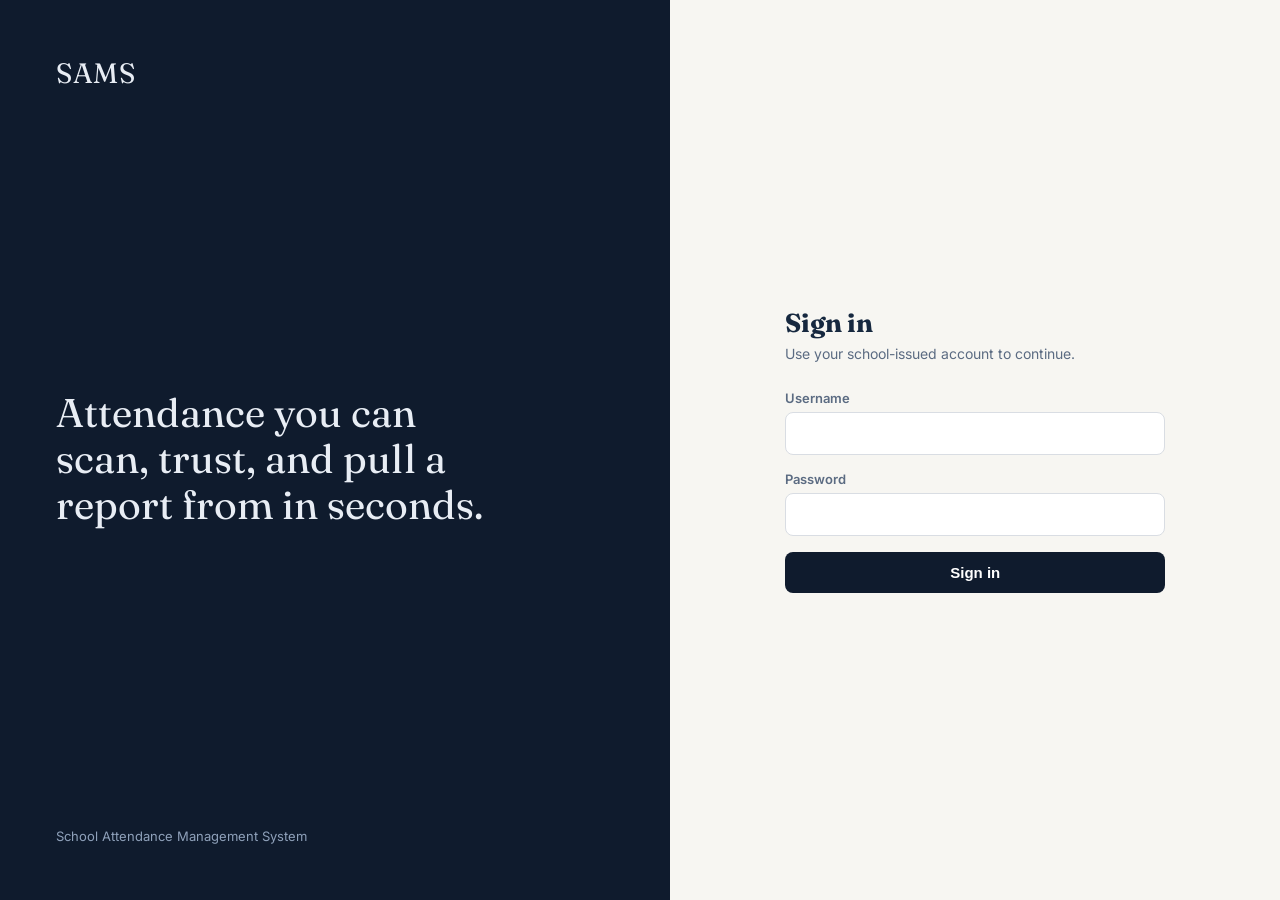
<file: index.html>
<!DOCTYPE html>
<html lang="en">
<head>
<meta charset="UTF-8" />
<meta name="viewport" content="width=device-width, initial-scale=1.0" />
<title>SAMS — Sign in</title>
<link rel="stylesheet" href="css/style.css" />
<link rel="preconnect" href="https://fonts.googleapis.com">
<link href="https://fonts.googleapis.com/css2?family=Fraunces:wght@500;600&family=Inter:wght@400;500;600&display=swap" rel="stylesheet">
</head>
<body>
  <div class="login-screen">
    <aside class="login-aside">
      <div class="mark">SAMS</div>
      <div class="tagline">Attendance you can scan, trust, and pull a report from in seconds.</div>
      <div class="foot-note">School Attendance Management System</div>
    </aside>
    <main class="login-main">
      <div class="login-card">
        <h1>Sign in</h1>
        <p class="sub">Use your school-issued account to continue.</p>

        <div id="errorBanner" class="error-banner"></div>

        <form id="loginForm">
          <div class="field">
            <label for="username">Username</label>
            <input id="username" name="username" autocomplete="username" required />
          </div>
          <div class="field">
            <label for="password">Password</label>
            <input id="password" name="password" type="password" autocomplete="current-password" required />
          </div>
          <button class="btn-primary" type="submit" id="loginBtn">Sign in</button>
        </form>
      </div>
    </main>
  </div>

  <script src="js/api.js"></script>
  <script src="js/login.js"></script>
</body>
</html>
</file>
<file: css/style.css>
/* SAMS — shared stylesheet
   Palette: deep chalkboard navy + warm attendance-chip amber.
   A school system lives or dies on being scannable at a glance, so the
   whole visual language leans on clear state colors (present/late/absent)
   rather than decoration. */

:root {
  --navy-950: #0f1b2d;
  --navy-800: #16283f;
  --navy-700: #1e3350;
  --navy-100: #e8edf4;
  --paper: #f7f6f2;
  --ink: #16283f;
  --ink-muted: #5b6b82;
  --amber: #e8a33d;
  --amber-dark: #c17f1f;
  --green: #2f9e5c;
  --red: #d1473f;
  --border: #d9dde3;
  --radius: 12px;
  --radius-sm: 8px;
  --shadow-sm: 0 1px 3px rgba(15, 27, 45, 0.06), 0 1px 2px rgba(15, 27, 45, 0.05);
  --shadow: 0 4px 16px rgba(15, 27, 45, 0.07), 0 1px 3px rgba(15, 27, 45, 0.06);
  --shadow-lg: 0 12px 32px rgba(15, 27, 45, 0.12), 0 2px 6px rgba(15, 27, 45, 0.08);
  --ease: cubic-bezier(0.4, 0, 0.2, 1);
  --font-display: 'Fraunces', Georgia, serif;
  --font-body: 'Inter', -apple-system, BlinkMacSystemFont, 'Segoe UI', sans-serif;
}

* { box-sizing: border-box; }

@media (prefers-reduced-motion: reduce) {
  *, *::before, *::after {
    animation-duration: 0.001ms !important;
    transition-duration: 0.001ms !important;
  }
}

body {
  margin: 0;
  font-family: var(--font-body);
  background: var(--paper);
  color: var(--ink);
  -webkit-font-smoothing: antialiased;
}

a { color: inherit; }

/* A single, consistent focus ring everywhere — buttons, links, inputs —
   rather than relying on each browser's inconsistent default outline. */
a:focus-visible,
button:focus-visible,
input:focus-visible,
select:focus-visible,
textarea:focus-visible,
[tabindex]:focus-visible {
  outline: 2px solid var(--amber);
  outline-offset: 2px;
  border-radius: 4px;
}

/* Signature touch: every page header gets a short dashed ledger-line
   underneath it, like the perforated tear-line in a register book — a
   small, disciplined nod to "attendance ledger" that shows up everywhere
   without ever competing with the content. */
.content h1 {
  position: relative;
  padding-bottom: 14px;
  margin-bottom: 24px;
}

.content h1::after {
  content: '';
  position: absolute;
  left: 0;
  bottom: 0;
  width: 64px;
  height: 0;
  border-bottom: 2px dashed var(--amber);
}

.page-header h1 {
  margin-bottom: 0;
  padding-bottom: 0;
}

.page-header h1::after { display: none; }

/* ---------- Login screen ---------- */

.login-screen {
  min-height: 100vh;
  display: grid;
  grid-template-columns: 1.1fr 1fr;
}

@media (max-width: 780px) {
  .login-screen { grid-template-columns: 1fr; }
  .login-aside { display: none; }
}

.login-aside {
  background: var(--navy-950);
  color: var(--navy-100);
  padding: 56px;
  display: flex;
  flex-direction: column;
  justify-content: space-between;
}

.login-aside .mark {
  font-family: var(--font-display);
  font-size: 28px;
  letter-spacing: 0.02em;
}

.login-aside .tagline {
  font-family: var(--font-display);
  font-size: 40px;
  line-height: 1.15;
  max-width: 460px;
}

.login-aside .foot-note {
  color: #8fa1ba;
  font-size: 13px;
}

.login-main {
  display: flex;
  align-items: center;
  justify-content: center;
  padding: 40px;
}

.login-card {
  width: 100%;
  max-width: 380px;
}

.login-card h1 {
  font-family: var(--font-display);
  font-size: 26px;
  margin: 0 0 6px;
}

.login-card .sub {
  color: var(--ink-muted);
  font-size: 14px;
  margin: 0 0 28px;
}

.field {
  margin-bottom: 16px;
}

.field label {
  display: block;
  font-size: 13px;
  font-weight: 600;
  margin-bottom: 6px;
  color: var(--ink-muted);
}

.field input {
  width: 100%;
  padding: 11px 13px;
  border: 1px solid var(--border);
  border-radius: 8px;
  font-size: 15px;
  font-family: inherit;
  background: #fff;
}

.field input:focus {
  outline: 2px solid var(--amber);
  outline-offset: 1px;
  border-color: var(--amber);
}

.btn-primary {
  width: 100%;
  padding: 12px;
  background: var(--navy-950);
  color: #fff;
  border: none;
  border-radius: 8px;
  font-size: 15px;
  font-weight: 600;
  cursor: pointer;
  transition: background 0.15s var(--ease), transform 0.1s var(--ease), box-shadow 0.15s var(--ease);
}

.btn-primary:hover { background: var(--navy-700); box-shadow: var(--shadow-sm); }
.btn-primary:active { transform: translateY(1px); }
.btn-primary:disabled { background: #9aa6b5; cursor: not-allowed; box-shadow: none; transform: none; }

.error-banner {
  background: #fbe9e7;
  border: 1px solid #f0b3ac;
  color: var(--red);
  padding: 10px 12px;
  border-radius: 8px;
  font-size: 13px;
  margin-bottom: 16px;
  display: none;
}

.error-banner.visible { display: block; }

.hint {
  margin-top: 18px;
  font-size: 12px;
  color: var(--ink-muted);
}

/* ---------- App shell (dashboard placeholder) ---------- */

.app-shell {
  display: grid;
  grid-template-columns: 220px 1fr;
  min-height: 100vh;
}

.sidebar {
  background: var(--navy-950);
  color: var(--navy-100);
  padding: 24px 16px;
}

.sidebar .mark {
  font-family: var(--font-display);
  font-size: 20px;
  margin-bottom: 24px;
  padding: 0 8px;
}

.sidebar nav a {
  display: block;
  padding: 10px 12px;
  border-radius: 8px;
  text-decoration: none;
  color: var(--navy-100);
  font-size: 14px;
  margin-bottom: 2px;
  transition: background 0.15s var(--ease), padding-left 0.15s var(--ease);
  position: relative;
}

.sidebar nav a.active,
.sidebar nav a:hover {
  background: var(--navy-700);
  padding-left: 16px;
}

.sidebar nav a.active {
  font-weight: 600;
}

.sidebar nav a.active::before {
  content: '';
  position: absolute;
  left: 0;
  top: 50%;
  transform: translateY(-50%);
  width: 3px;
  height: 16px;
  background: var(--amber);
  border-radius: 0 2px 2px 0;
}

.content {
  padding: 32px 40px;
}

.content h1 {
  font-family: var(--font-display);
  font-size: 28px;
  margin-top: 0;
}

.card {
  background: #fff;
  border: 1px solid var(--border);
  border-radius: var(--radius);
  box-shadow: var(--shadow);
  padding: 20px;
  margin-bottom: 20px;
}

.card:last-child { margin-bottom: 0; }

/* These two grids already space their cards with `gap`, so the new
   default .card margin would just add redundant empty space at the
   bottom of each cell — cancel it out here specifically. */
.scanner-layout .card,
.dashboard-charts .card {
  margin-bottom: 0;
}

.status-chip {
  display: inline-block;
  padding: 3px 10px;
  border-radius: 999px;
  font-size: 12px;
  font-weight: 600;
  letter-spacing: 0.01em;
}

.status-chip.success { background: #e3f4ea; color: var(--green); }
.status-chip.late { background: #fdf1de; color: var(--amber-dark); }
.status-chip.invalid,
.status-chip.duplicate { background: #fbe9e7; color: var(--red); }

/* ---------- Scanner page (Phase 6) ---------- */

.btn-secondary {
  padding: 12px 18px;
  background: #fff;
  color: var(--ink);
  border: 1px solid var(--border);
  border-radius: 8px;
  font-size: 15px;
  font-weight: 600;
  cursor: pointer;
}

.btn-secondary:disabled { color: #aab3c0; cursor: not-allowed; }
.btn-secondary:not(:disabled):hover { background: var(--navy-100); }

.scanner-layout {
  display: grid;
  grid-template-columns: 1fr 1fr;
  gap: 20px;
  margin-bottom: 20px;
}

@media (max-width: 900px) {
  .scanner-layout { grid-template-columns: 1fr; }
}

.session-field {
  max-width: 200px;
  margin-bottom: 16px;
}

.session-field select {
  width: 100%;
  padding: 9px 10px;
  border: 1px solid var(--border);
  border-radius: 8px;
  font-size: 14px;
  font-family: inherit;
  background: #fff;
}

#reader {
  width: 100%;
  max-width: 340px;
  margin: 0 auto 16px;
  border-radius: var(--radius);
  overflow: hidden;
  background: var(--navy-950);
  min-height: 260px;
}

.scanner-controls {
  display: flex;
  gap: 10px;
  max-width: 340px;
  margin: 0 auto;
}

.scanner-controls .btn-primary { width: auto; flex: 1; }

.scanner-hint {
  text-align: center;
  color: var(--ink-muted);
  font-size: 13px;
  margin-top: 14px;
  margin-bottom: 0;
}

.result-card {
  display: flex;
  align-items: center;
  justify-content: center;
  text-align: center;
  min-height: 260px;
}

.result-empty {
  color: var(--ink-muted);
  font-size: 14px;
}

.result-empty.error,
.result-empty.invalid { color: var(--red); }

.result-status {
  font-size: 13px;
  margin-bottom: 10px;
}

.result-photo {
  width: 84px;
  height: 84px;
  border-radius: 50%;
  object-fit: cover;
  border: 3px solid var(--border);
  margin-bottom: 12px;
  background: var(--navy-950);
}

.result-name {
  font-family: var(--font-display);
  font-size: 24px;
  margin-bottom: 4px;
}

.result-meta {
  color: var(--ink-muted);
  font-size: 14px;
}

.log-card table {
  width: 100%;
  border-collapse: collapse;
  font-size: 14px;
}

.log-card h2 {
  font-family: var(--font-display);
  font-size: 18px;
  margin-top: 0;
}

.scan-log-table th {
  text-align: left;
  padding: 8px 10px;
  color: var(--ink-muted);
  font-size: 12px;
  text-transform: uppercase;
  letter-spacing: 0.03em;
  border-bottom: 1px solid var(--border);
}

.scan-log-table td {
  padding: 10px;
  border-bottom: 1px solid var(--border);
}

.scan-log-table .empty-row {
  color: var(--ink-muted);
  text-align: center;
  padding: 24px 10px;
}

/* ---------- Students page (Phase 8) ---------- */

.page-header {
  display: flex;
  align-items: center;
  justify-content: space-between;
  margin-bottom: 20px;
}

.page-header h1 { margin: 0; }

.btn-inline {
  width: auto;
  padding: 11px 18px;
}

.filters-row {
  display: flex;
  gap: 10px;
  margin-bottom: 18px;
}

.filters-row input,
.filters-row select {
  padding: 9px 12px;
  border: 1px solid var(--border);
  border-radius: 8px;
  font-size: 14px;
  font-family: inherit;
}

.filters-row input { flex: 1; }
.filters-row select { min-width: 140px; }

.data-table {
  width: 100%;
  border-collapse: collapse;
  font-size: 14px;
}

.data-table th {
  text-align: left;
  padding: 10px;
  color: var(--ink-muted);
  font-size: 12px;
  text-transform: uppercase;
  letter-spacing: 0.03em;
  border-bottom: 1px solid var(--border);
}

.data-table td {
  padding: 12px 10px;
  border-bottom: 1px solid var(--border);
}

.data-table tbody tr {
  transition: background 0.1s var(--ease);
}

.data-table tbody tr:hover {
  background: var(--navy-100);
}

.data-table tbody tr:has(.empty-row):hover {
  background: transparent;
}

.data-table .empty-row {
  text-align: center;
  color: var(--ink-muted);
  padding: 30px 10px;
}

.row-actions { text-align: right; white-space: nowrap; }

.link-btn {
  background: none;
  border: none;
  color: var(--navy-700);
  font-size: 13px;
  font-weight: 600;
  cursor: pointer;
  padding: 4px 8px;
}

.link-btn:hover { text-decoration: underline; }
.link-btn.danger { color: var(--red); }

/* Modal */

.modal-overlay {
  display: none;
  position: fixed;
  inset: 0;
  background: rgba(15, 27, 45, 0.45);
  align-items: center;
  justify-content: center;
  z-index: 50;
  opacity: 0;
  transition: opacity 0.15s var(--ease);
}

.modal-overlay.visible {
  display: flex;
  opacity: 1;
}

.modal-overlay .modal {
  transform: scale(0.97) translateY(6px);
  transition: transform 0.15s var(--ease);
}

.modal-overlay.visible .modal {
  transform: scale(1) translateY(0);
}

.modal {
  background: #fff;
  border-radius: var(--radius);
  padding: 28px;
  width: 100%;
  max-width: 520px;
  max-height: 90vh;
  overflow-y: auto;
}

.modal h2 {
  font-family: var(--font-display);
  font-size: 22px;
  margin-top: 0;
  margin-bottom: 18px;
}

.modal-grid {
  display: grid;
  grid-template-columns: 1fr 1fr;
  gap: 4px 16px;
}

.modal-actions {
  display: flex;
  justify-content: flex-end;
  gap: 10px;
  margin-top: 18px;
}

.modal-actions .btn-secondary,
.modal-actions .btn-primary { width: auto; }

/* ---------- Reports page ---------- */

.report-filters {
  flex-wrap: wrap;
}

.report-filters .field {
  margin-bottom: 0;
}

.report-filters .field label {
  margin-bottom: 4px;
}

.report-filters input,
.report-filters select {
  padding: 9px 12px;
  border: 1px solid var(--border);
  border-radius: 8px;
  font-size: 14px;
  font-family: inherit;
}

.report-actions {
  display: flex;
  gap: 10px;
  margin-top: 18px;
}

.report-actions .btn-inline,
.report-actions .btn-secondary { width: auto; }

.report-status {
  margin-top: 12px;
  font-size: 13px;
  color: var(--ink-muted);
}

.report-summary {
  color: var(--ink-muted);
  font-size: 13px;
  margin-top: 0;
}

.table-scroll {
  overflow-x: auto;
}

/* ---------- Fullscreen kiosk mode (scanner) ---------- */

.kiosk-overlay {
  display: none;
  position: fixed;
  inset: 0;
  z-index: 100;
  background: var(--navy-950);
  flex-direction: column;
}

.kiosk-overlay.visible { display: flex; }

body.kiosk-active { overflow: hidden; }

.kiosk-topbar {
  display: flex;
  align-items: center;
  justify-content: space-between;
  padding: 18px 28px;
  border-bottom: 1px solid rgba(255,255,255,0.1);
  color: var(--navy-100);
}

.kiosk-brand {
  display: flex;
  align-items: center;
  gap: 10px;
  font-family: var(--font-display);
  font-size: 20px;
}

.kiosk-brand-logo { width: 32px; height: 32px; }

.kiosk-session {
  display: flex;
  align-items: center;
  gap: 10px;
  font-size: 14px;
}

.kiosk-session select {
  padding: 8px 12px;
  border-radius: 8px;
  border: 1px solid rgba(255,255,255,0.25);
  background: var(--navy-800);
  color: #fff;
  font-size: 14px;
  font-family: inherit;
}

.kiosk-exit {
  background: rgba(255,255,255,0.08);
  color: #fff;
  border: 1px solid rgba(255,255,255,0.2);
  padding: 10px 16px;
  border-radius: 8px;
  cursor: pointer;
  font-size: 14px;
}

.kiosk-exit:hover { background: rgba(255,255,255,0.16); }

.kiosk-body {
  flex: 1;
  display: grid;
  grid-template-columns: 1.1fr 1fr;
  gap: 0;
  min-height: 0;
}

@media (max-width: 860px) {
  .kiosk-body { grid-template-columns: 1fr; }
}

.kiosk-camera-pane {
  display: flex;
  flex-direction: column;
  align-items: center;
  justify-content: center;
  padding: 32px;
  position: relative;
}

.kiosk-camera-pane #kioskReader {
  width: 100%;
  max-width: 480px;
  border-radius: 16px;
  overflow: hidden;
}

.kiosk-clock {
  margin-top: 24px;
  color: var(--navy-100);
  font-family: var(--font-display);
  font-size: 20px;
  letter-spacing: 0.02em;
}

.kiosk-result-pane {
  position: relative;
  overflow: hidden;
  background: var(--navy-950);
  transition: background 0.2s ease;
}

/* A colored edge still communicates status at a glance even with a photo
   filling the frame — a thick inset border reads clearly without covering
   the image the way a full background tint would. */
.kiosk-result-pane.state-success { box-shadow: inset 0 0 0 10px #2f9e5c; }
.kiosk-result-pane.state-late { box-shadow: inset 0 0 0 10px var(--amber); }
.kiosk-result-pane.state-invalid,
.kiosk-result-pane.state-error,
.kiosk-result-pane.state-duplicate { box-shadow: inset 0 0 0 10px var(--red); }

.kiosk-result-photo {
  position: absolute;
  inset: 0;
  width: 100%;
  height: 100%;
  object-fit: cover;
  background: var(--navy-950);
}

/* The fallback school logo is a small square mark, not a portrait — cover
   would stretch and crop it oddly. Contain + padding + a flat background
   keeps it looking like an intentional placeholder, not a broken photo. */
.kiosk-result-photo.is-placeholder {
  object-fit: contain;
  padding: 15%;
  background: var(--navy-800);
}

.kiosk-result-overlay {
  position: absolute;
  left: 0;
  right: 0;
  bottom: 0;
  padding: 28px 32px 30px;
  background: linear-gradient(to top, rgba(15,27,45,0.92) 0%, rgba(15,27,45,0.75) 45%, rgba(15,27,45,0) 100%);
  color: #fff;
}

.kiosk-result-status {
  font-size: 15px;
  margin-bottom: 8px;
}

.kiosk-result-name {
  font-family: var(--font-display);
  font-size: 34px;
  color: #fff;
  line-height: 1.15;
}

.kiosk-result-meta {
  font-size: 16px;
  color: rgba(255,255,255,0.85);
  margin-top: 6px;
}

/* ---------- QR ID card grid ---------- */

.qr-cards-grid {
  display: grid;
  grid-template-columns: repeat(auto-fill, minmax(220px, 1fr));
  gap: 16px;
}

.id-card {
  background: #fff;
  border: 1px solid var(--border);
  border-radius: var(--radius);
  box-shadow: var(--shadow);
  padding: 18px;
  text-align: center;
}

.id-card-header {
  display: flex;
  align-items: center;
  gap: 8px;
  justify-content: center;
  margin-bottom: 10px;
}

.id-card-logo { width: 22px; height: 22px; }

.id-card-school {
  font-size: 11px;
  text-transform: uppercase;
  letter-spacing: 0.06em;
  color: var(--ink-muted);
  font-weight: 600;
}

.id-card-qr {
  display: flex;
  justify-content: center;
  margin-bottom: 12px;
}

.id-card-name {
  font-family: var(--font-display);
  font-size: 17px;
}

.id-card-meta {
  font-size: 13px;
  color: var(--ink-muted);
  margin-top: 2px;
}

.id-card-lrn {
  font-size: 12px;
  color: var(--ink-muted);
  margin-top: 6px;
}

@media print {
  .no-print { display: none !important; }
  .app-shell { display: block; }
  .content { padding: 0; }
  .qr-cards-grid { grid-template-columns: repeat(3, 1fr); }
  .id-card { break-inside: avoid; box-shadow: none; }
}

/* ---------- Settings page ---------- */

.settings-section { margin-bottom: 20px; }

.settings-section h2 {
  font-family: var(--font-display);
  font-size: 19px;
  margin-top: 0;
  margin-bottom: 4px;
}

.section-sub {
  color: var(--ink-muted);
  font-size: 13px;
  margin-top: 0;
  margin-bottom: 16px;
}

.sessions-list {
  display: flex;
  flex-direction: column;
  gap: 10px;
  margin-bottom: 18px;
}

.session-row {
  display: flex;
  align-items: center;
  justify-content: space-between;
  padding: 12px 14px;
  border: 1px solid var(--border);
  border-radius: 8px;
}

.session-name { font-weight: 600; }

.session-time-label {
  display: flex;
  align-items: center;
  gap: 8px;
  font-size: 13px;
  color: var(--ink-muted);
}

.session-time-label input[type="time"] {
  padding: 7px 10px;
  border: 1px solid var(--border);
  border-radius: 6px;
  font-family: inherit;
  font-size: 14px;
}

/* ---------- Dashboard stats & charts ---------- */

.stat-cards {
  display: grid;
  grid-template-columns: repeat(auto-fit, minmax(150px, 1fr));
  gap: 14px;
  margin-bottom: 20px;
}

.stat-card {
  background: #fff;
  border: 1px solid var(--border);
  border-radius: var(--radius);
  box-shadow: var(--shadow);
  padding: 18px 20px;
}

.stat-value {
  font-family: var(--font-display);
  font-size: 30px;
  color: var(--ink);
}

.stat-label {
  font-size: 13px;
  color: var(--ink-muted);
  margin-top: 4px;
}

.dashboard-charts {
  display: grid;
  grid-template-columns: 1fr 1fr;
  gap: 20px;
  margin-bottom: 20px;
}

@media (max-width: 900px) {
  .dashboard-charts { grid-template-columns: 1fr; }
}

.chart-card h2 {
  font-family: var(--font-display);
  font-size: 17px;
  margin-top: 0;
  margin-bottom: 14px;
}

.grade-bars {
  display: flex;
  flex-direction: column;
  gap: 10px;
  margin-top: 12px;
}

.grade-bar-row {
  display: grid;
  grid-template-columns: 90px 1fr 30px;
  align-items: center;
  gap: 10px;
  font-size: 13px;
}

.grade-bar-track {
  background: var(--navy-100);
  border-radius: 999px;
  height: 10px;
  overflow: hidden;
}

.grade-bar-fill {
  background: var(--amber);
  height: 100%;
  border-radius: 999px;
}

.grade-bar-count {
  text-align: right;
  color: var(--ink-muted);
}

/* ---------- Photo & logo upload (Students, Teachers, Settings) ---------- */

.page-header-actions {
  display: flex;
  gap: 10px;
}

.photo-upload-row,
.logo-upload-row {
  display: flex;
  align-items: center;
  gap: 18px;
  margin-bottom: 20px;
}

.photo-preview {
  width: 72px;
  height: 72px;
  border-radius: 50%;
  object-fit: cover;
  border: 2px solid var(--border);
  background: var(--navy-950);
}

.logo-preview {
  width: 72px;
  height: 72px;
  border-radius: 12px;
  object-fit: contain;
  border: 2px solid var(--border);
  background: #fff;
  padding: 6px;
}

.photo-upload-btn {
  display: inline-block;
  cursor: pointer;
  margin: 0;
}

.row-thumb {
  width: 34px;
  height: 34px;
  border-radius: 50%;
  object-fit: cover;
  background: var(--navy-950);
  display: block;
}

.bulk-textarea {
  width: 100%;
  min-height: 160px;
  padding: 12px;
  border: 1px solid var(--border);
  border-radius: 8px;
  font-family: 'SFMono-Regular', Consolas, monospace;
  font-size: 13px;
  resize: vertical;
  margin-bottom: 4px;
}

.bulk-textarea:focus {
  outline: 2px solid var(--amber);
  outline-offset: 1px;
}

/* Uploaded logo shown inline in a sidebar "mark" (see api.js applyBranding) */
.brand-logo-img {
  height: 26px;
  width: 26px;
  border-radius: 6px;
  object-fit: cover;
  vertical-align: middle;
  margin-right: 8px;
}

/* ---------- Student portal ---------- */

.student-shell {
  min-height: 100vh;
  background: var(--paper);
}

.student-topbar {
  display: flex;
  align-items: center;
  justify-content: space-between;
  padding: 18px 32px;
  background: var(--navy-950);
  color: var(--navy-100);
}

.student-topbar .mark {
  font-family: var(--font-display);
  font-size: 20px;
}

.student-topbar .btn-secondary {
  background: rgba(255,255,255,0.08);
  color: #fff;
  border-color: rgba(255,255,255,0.25);
}

.student-topbar .btn-secondary:hover { background: rgba(255,255,255,0.16); }

.student-content {
  max-width: 720px;
  margin: 0 auto;
  padding: 32px 24px;
}

.student-profile-card {
  display: flex;
  align-items: center;
  gap: 20px;
}

.student-profile-loading {
  color: var(--ink-muted);
  font-size: 14px;
}

.student-profile-photo {
  width: 84px;
  height: 84px;
  border-radius: 50%;
  object-fit: cover;
  border: 3px solid var(--border);
  background: var(--navy-950);
  flex-shrink: 0;
}

.student-profile-name {
  font-family: var(--font-display);
  font-size: 24px;
}

.student-profile-meta {
  font-size: 14px;
  color: var(--ink-muted);
  margin-top: 2px;
}

/* ---------- Credentials display (teacher login generation) ---------- */

.credentials-row {
  display: flex;
  align-items: center;
  justify-content: space-between;
  padding: 12px 14px;
  border: 1px solid var(--border);
  border-radius: 8px;
  margin-bottom: 10px;
}

.credentials-row span {
  font-size: 13px;
  color: var(--ink-muted);
  font-weight: 600;
}

.credentials-row code {
  font-family: 'SFMono-Regular', Consolas, monospace;
  font-size: 15px;
  background: var(--navy-100);
  padding: 4px 10px;
  border-radius: 6px;
}
</file>
